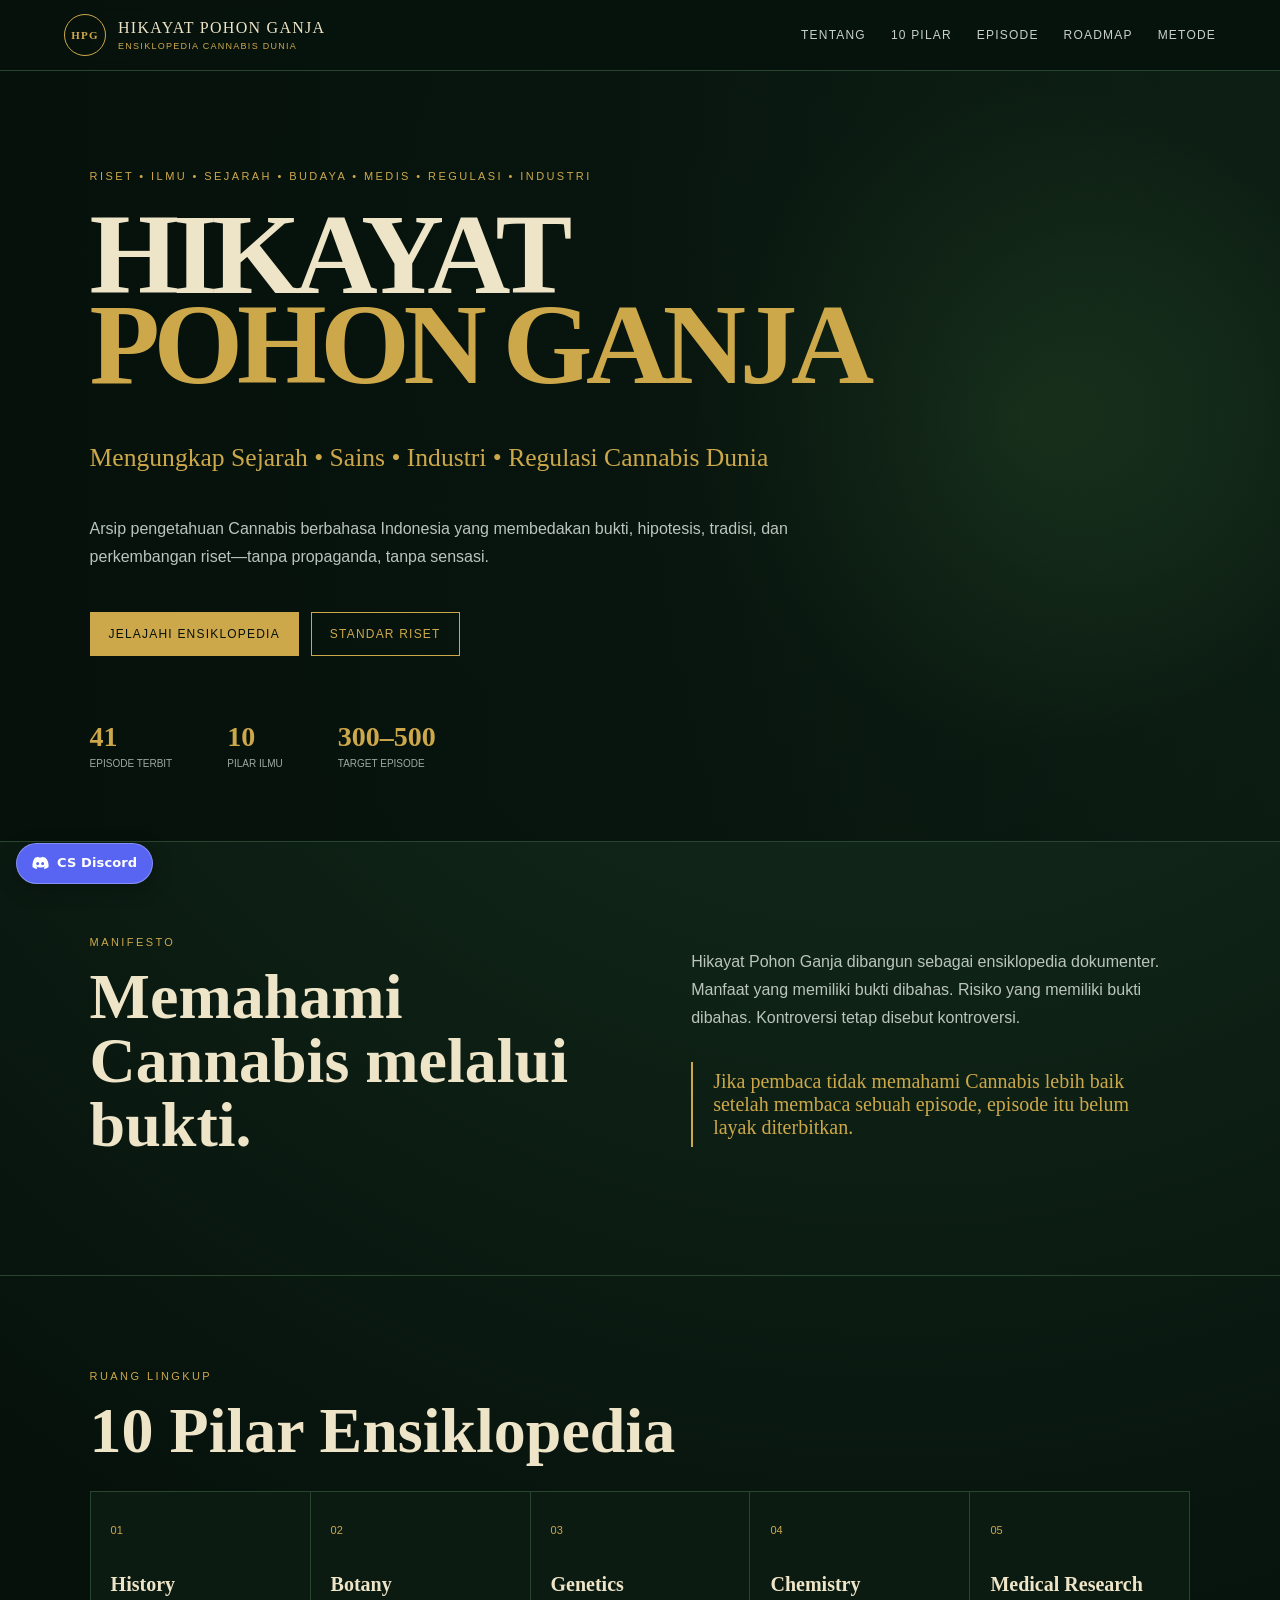
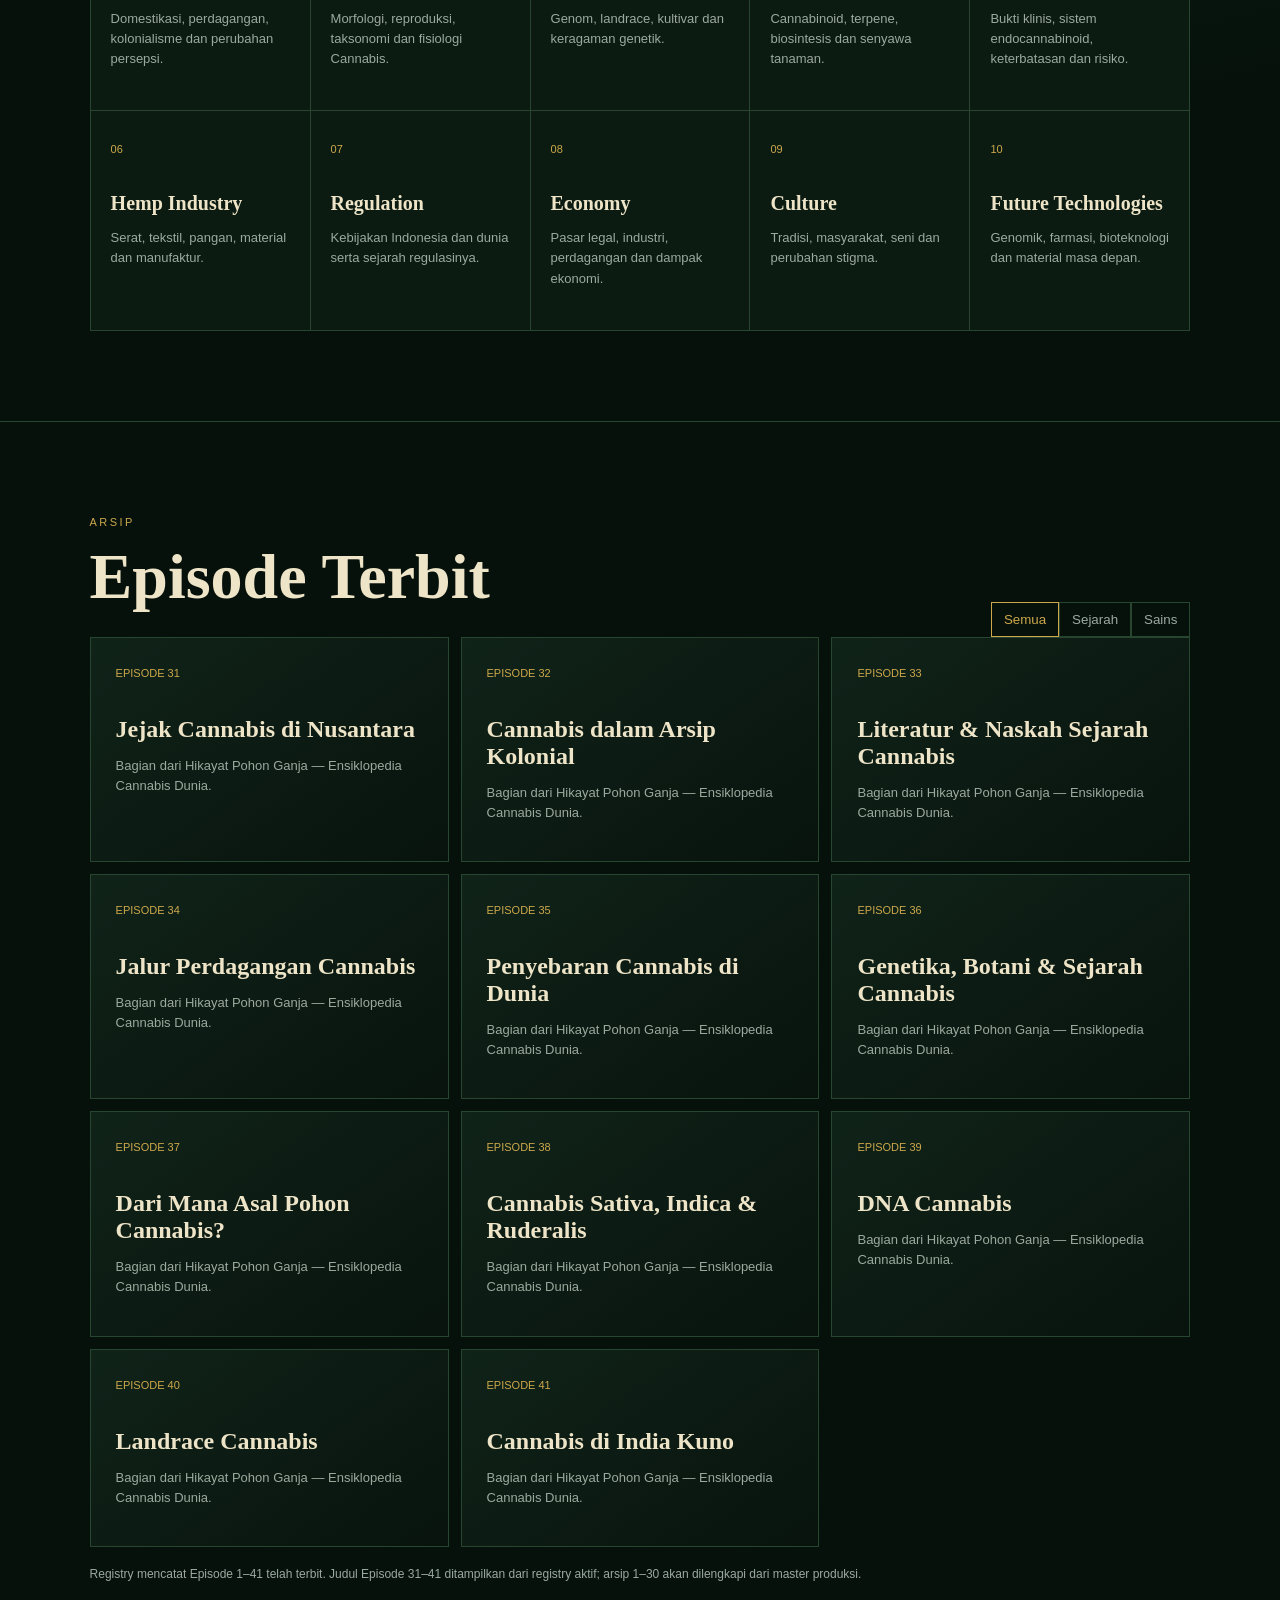
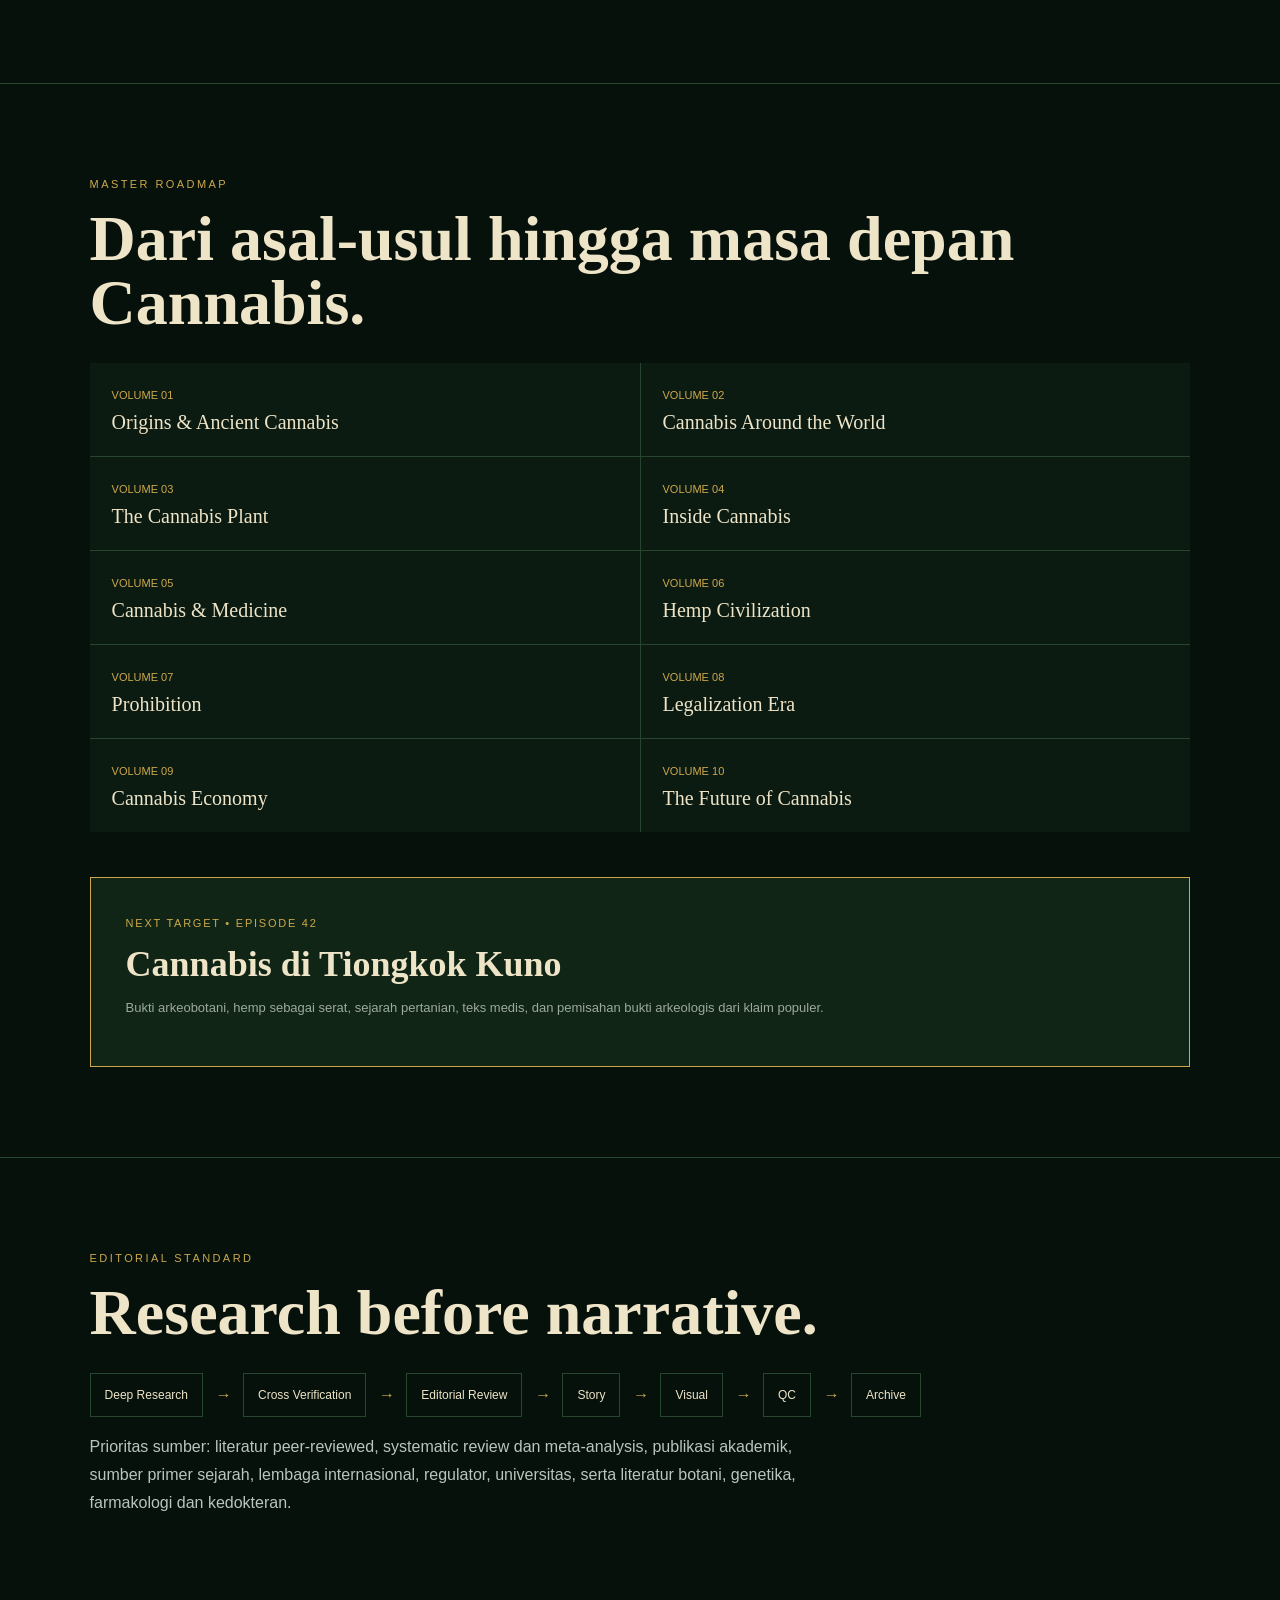
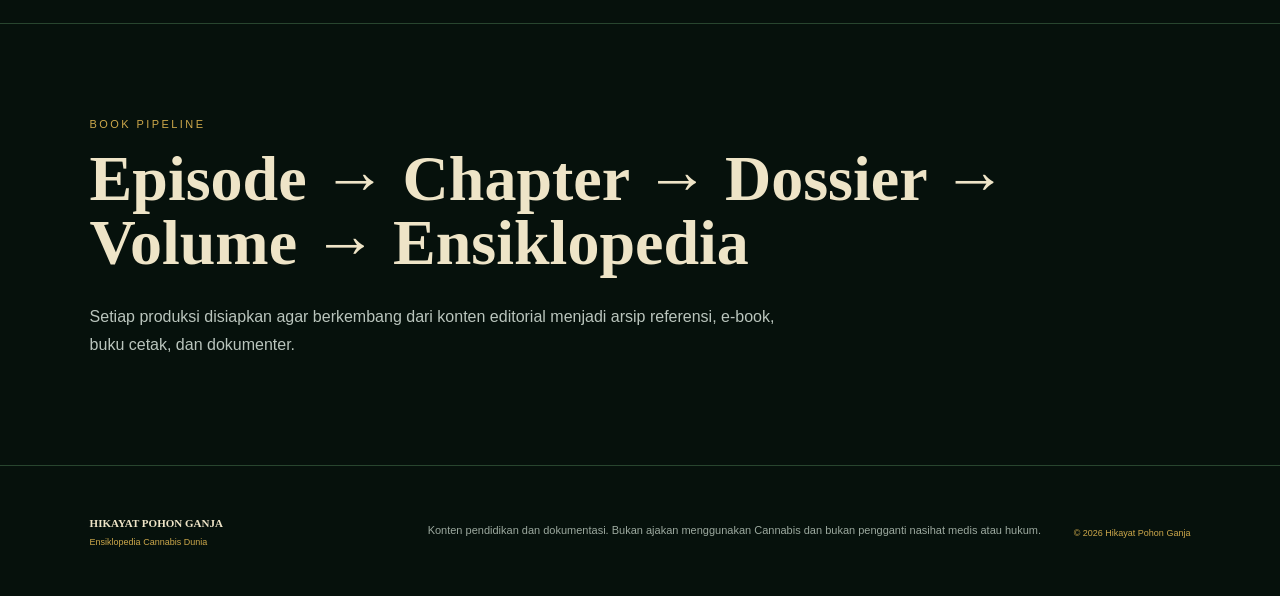
<file: index.html>
<!doctype html><html lang="id"><head><meta charset="utf-8"><meta name="viewport" content="width=device-width,initial-scale=1"><meta name="theme-color" content="#07140e"><title>Hikayat Pohon Ganja — Ensiklopedia Cannabis Dunia</title><meta name="description" content="Ensiklopedia Cannabis Dunia: sejarah, sains, medis, botani, genetika, industri, budaya, ekonomi dan regulasi."><link rel="stylesheet" href="styles.css"></head><body><header><a class="brand" href="#top"><b>HPG</b><span>HIKAYAT POHON GANJA<small>ENSIKLOPEDIA CANNABIS DUNIA</small></span></a><button id="menu">☰</button><nav id="nav"><a href="#tentang">Tentang</a><a href="#pilar">10 Pilar</a><a href="/arsip.html">Episode</a><a href="#roadmap">Roadmap</a><a href="#metode">Metode</a></nav></header><main id="top"><section class="hero"><span class="kicker">RISET • ILMU • SEJARAH • BUDAYA • MEDIS • REGULASI • INDUSTRI</span><h1>HIKAYAT<br><em>POHON GANJA</em></h1><p class="lead">Mengungkap Sejarah • Sains • Industri • Regulasi Cannabis Dunia</p><p class="copy">Arsip pengetahuan Cannabis berbahasa Indonesia yang membedakan bukti, hipotesis, tradisi, dan perkembangan riset—tanpa propaganda, tanpa sensasi.</p><div class="actions"><a href="/arsip.html">Jelajahi Ensiklopedia</a><a href="#metode">Standar Riset</a></div><div class="stats"><b>41<small>Episode terbit</small></b><b>10<small>Pilar ilmu</small></b><b>300–500<small>Target episode</small></b></div></section><section id="tentang" class="split"><div><span class="kicker">MANIFESTO</span><h2>Memahami Cannabis melalui bukti.</h2></div><div><p>Hikayat Pohon Ganja dibangun sebagai ensiklopedia dokumenter. Manfaat yang memiliki bukti dibahas. Risiko yang memiliki bukti dibahas. Kontroversi tetap disebut kontroversi.</p><blockquote>Jika pembaca tidak memahami Cannabis lebih baik setelah membaca sebuah episode, episode itu belum layak diterbitkan.</blockquote></div></section><section id="pilar"><span class="kicker">RUANG LINGKUP</span><h2>10 Pilar Ensiklopedia</h2><div class="grid" id="pillars"></div></section><section id="episode"><div class="sectionhead"><div><span class="kicker">ARSIP</span><h2>Episode Terbit</h2></div><div class="filters"><button class="active" data-filter="all">Semua</button><button data-filter="history">Sejarah</button><button data-filter="science">Sains</button></div></div><div class="episodes" id="episodes"></div><p class="note">Registry mencatat Episode 1–41 telah terbit. Judul Episode 31–41 ditampilkan dari registry aktif; arsip 1–30 akan dilengkapi dari master produksi.</p></section><section id="roadmap"><span class="kicker">MASTER ROADMAP</span><h2>Dari asal-usul hingga masa depan Cannabis.</h2><div class="volumes" id="volumes"></div><div class="next"><span>NEXT TARGET • EPISODE 42</span><h3>Cannabis di Tiongkok Kuno</h3><p>Bukti arkeobotani, hemp sebagai serat, sejarah pertanian, teks medis, dan pemisahan bukti arkeologis dari klaim populer.</p></div></section><section id="metode"><span class="kicker">EDITORIAL STANDARD</span><h2>Research before narrative.</h2><div class="flow"><span>Deep Research</span><i>→</i><span>Cross Verification</span><i>→</i><span>Editorial Review</span><i>→</i><span>Story</span><i>→</i><span>Visual</span><i>→</i><span>QC</span><i>→</i><span>Archive</span></div><p class="copy">Prioritas sumber: literatur peer-reviewed, systematic review dan meta-analysis, publikasi akademik, sumber primer sejarah, lembaga internasional, regulator, universitas, serta literatur botani, genetika, farmakologi dan kedokteran.</p></section><section class="book"><span class="kicker">BOOK PIPELINE</span><h2>Episode → Chapter → Dossier → Volume → Ensiklopedia</h2><p class="copy">Setiap produksi disiapkan agar berkembang dari konten editorial menjadi arsip referensi, e-book, buku cetak, dan dokumenter.</p></section></main><footer><div><strong>HIKAYAT POHON GANJA</strong><small>Ensiklopedia Cannabis Dunia</small></div><p>Konten pendidikan dan dokumentasi. Bukan ajakan menggunakan Cannabis dan bukan pengganti nasihat medis atau hukum.</p><small>© 2026 Hikayat Pohon Ganja</small></footer><script src="app.js"></script>
<!-- NADMO shared customer support link: discord-cs-v1 -->
<style id="nadmo-discord-cs-style">
#nadmo-discord-cs{box-sizing:border-box;position:fixed;left:16px;bottom:calc(16px + env(safe-area-inset-bottom,0px));z-index:9000;display:inline-flex;align-items:center;gap:8px;max-width:calc(100vw - 32px);padding:11px 15px;border:1px solid rgba(255,255,255,.28);border-radius:999px;background:#5865f2;color:#fff;font:700 13px/1.25 system-ui,-apple-system,BlinkMacSystemFont,"Segoe UI",sans-serif;text-decoration:none;letter-spacing:.01em;box-shadow:0 5px 20px rgba(0,0,0,.25);cursor:pointer;transition:background .16s ease,transform .16s ease}
#nadmo-discord-cs:hover{background:#4752c4;color:#fff;transform:translateY(-2px)}
#nadmo-discord-cs:focus-visible{outline:3px solid #fff;outline-offset:3px}
#nadmo-discord-cs svg{width:17px;height:17px;flex:none;fill:currentColor}
@media(max-width:480px){#nadmo-discord-cs{left:12px;bottom:calc(12px + env(safe-area-inset-bottom,0px));padding:10px 13px;font-size:12px}}
</style>
<a id="nadmo-discord-cs" href="https://discord.gg/kUB5FKu3AK" target="_blank" rel="noopener noreferrer" aria-label="Customer Service via Discord" title="Customer Service via Discord"><svg viewBox="0 0 24 24" aria-hidden="true"><path d="M19.73 5.04a19.78 19.78 0 0 0-4.9-1.52l-.6 1.22a18.2 18.2 0 0 0-4.45 0l-.6-1.22a19.92 19.92 0 0 0-4.9 1.52C1.18 9.67.35 14.18.78 18.63a19.8 19.8 0 0 0 6 3.02l1.3-2.14c-.71-.27-1.4-.6-2.04-.98l.5-.4c3.91 1.84 8.2 1.84 12.08 0l.5.4c-.64.39-1.32.72-2.04.99l1.3 2.13a19.8 19.8 0 0 0 6-3.02c.5-5.16-.86-9.63-4.65-13.59ZM8.35 15.95c-1.17 0-2.13-1.07-2.13-2.38s.94-2.4 2.13-2.4c1.2 0 2.15 1.08 2.13 2.4 0 1.31-.94 2.38-2.13 2.38Zm7.3 0c-1.17 0-2.13-1.07-2.13-2.38s.94-2.4 2.13-2.4c1.19 0 2.15 1.08 2.13 2.4 0 1.31-.94 2.38-2.13 2.38Z" transform="translate(0 -1) scale(.96)"/></svg><span>CS Discord</span></a>
</body></html>
</file>
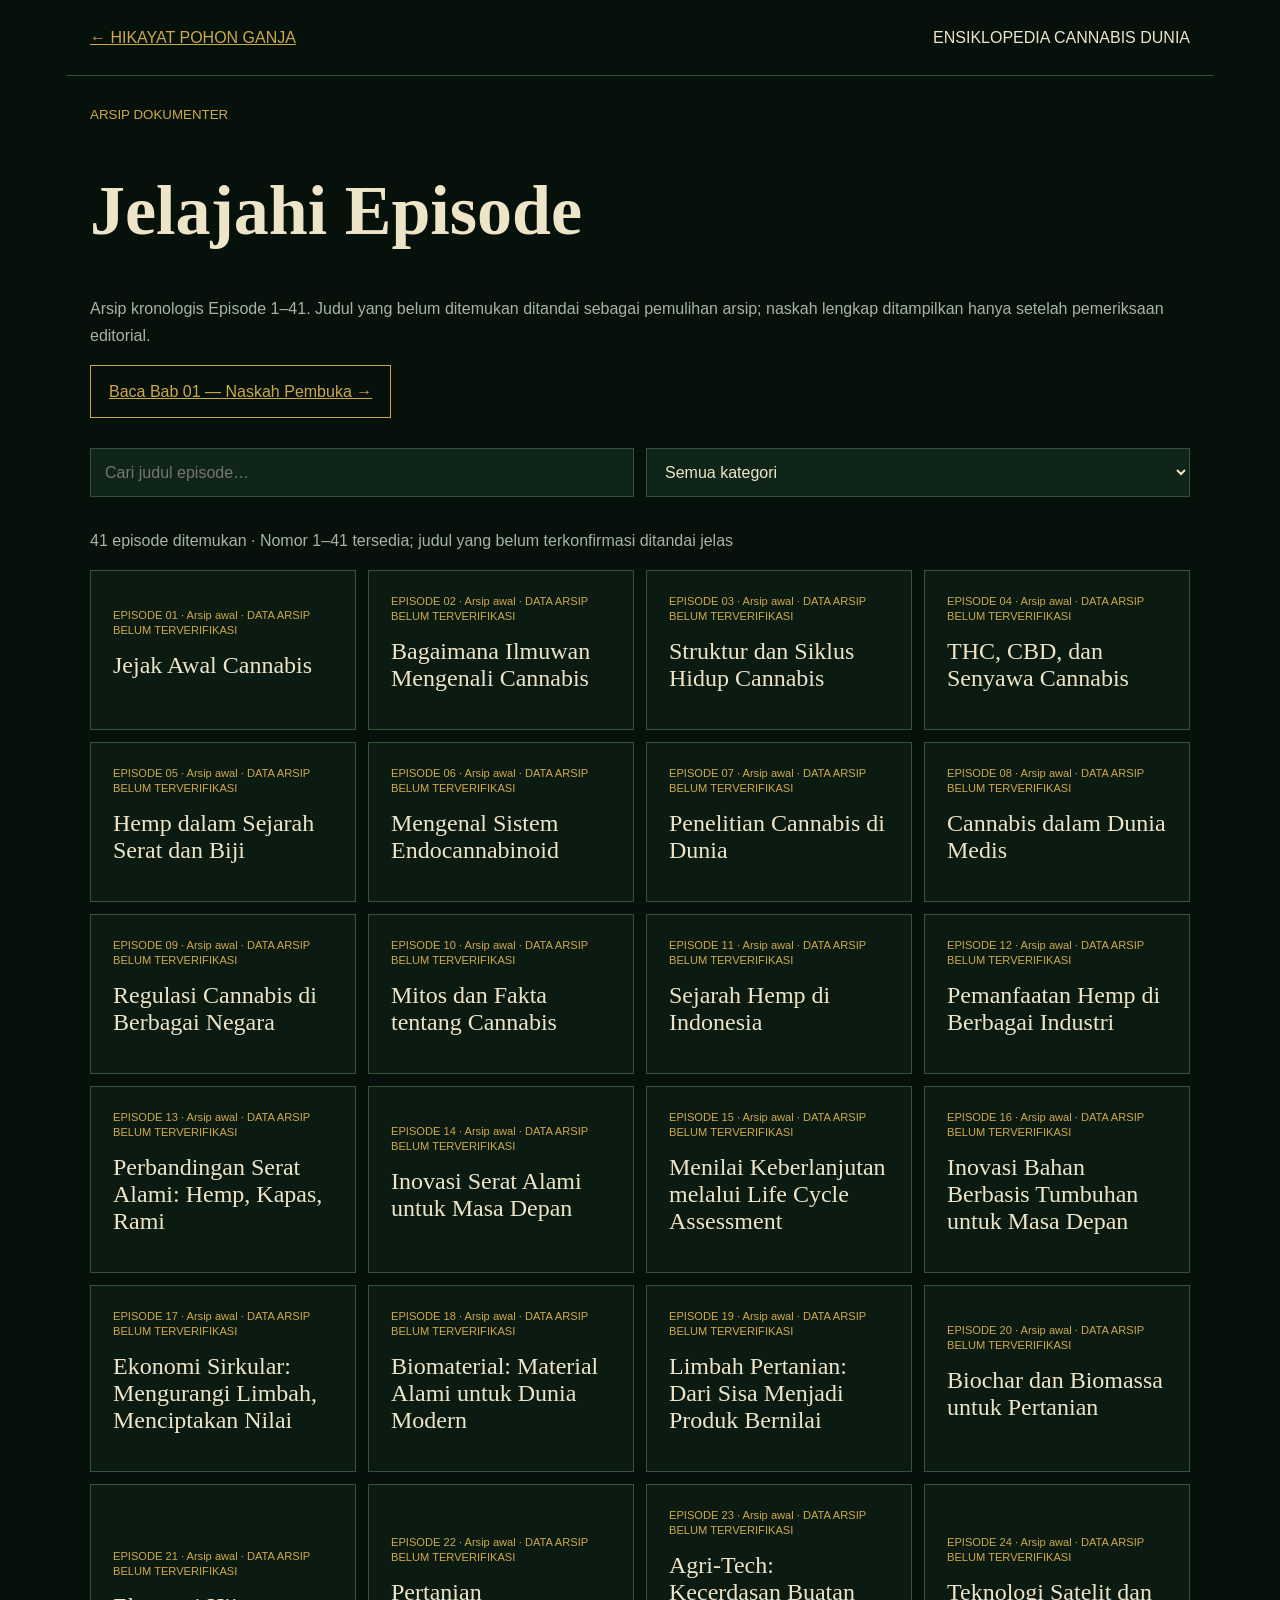
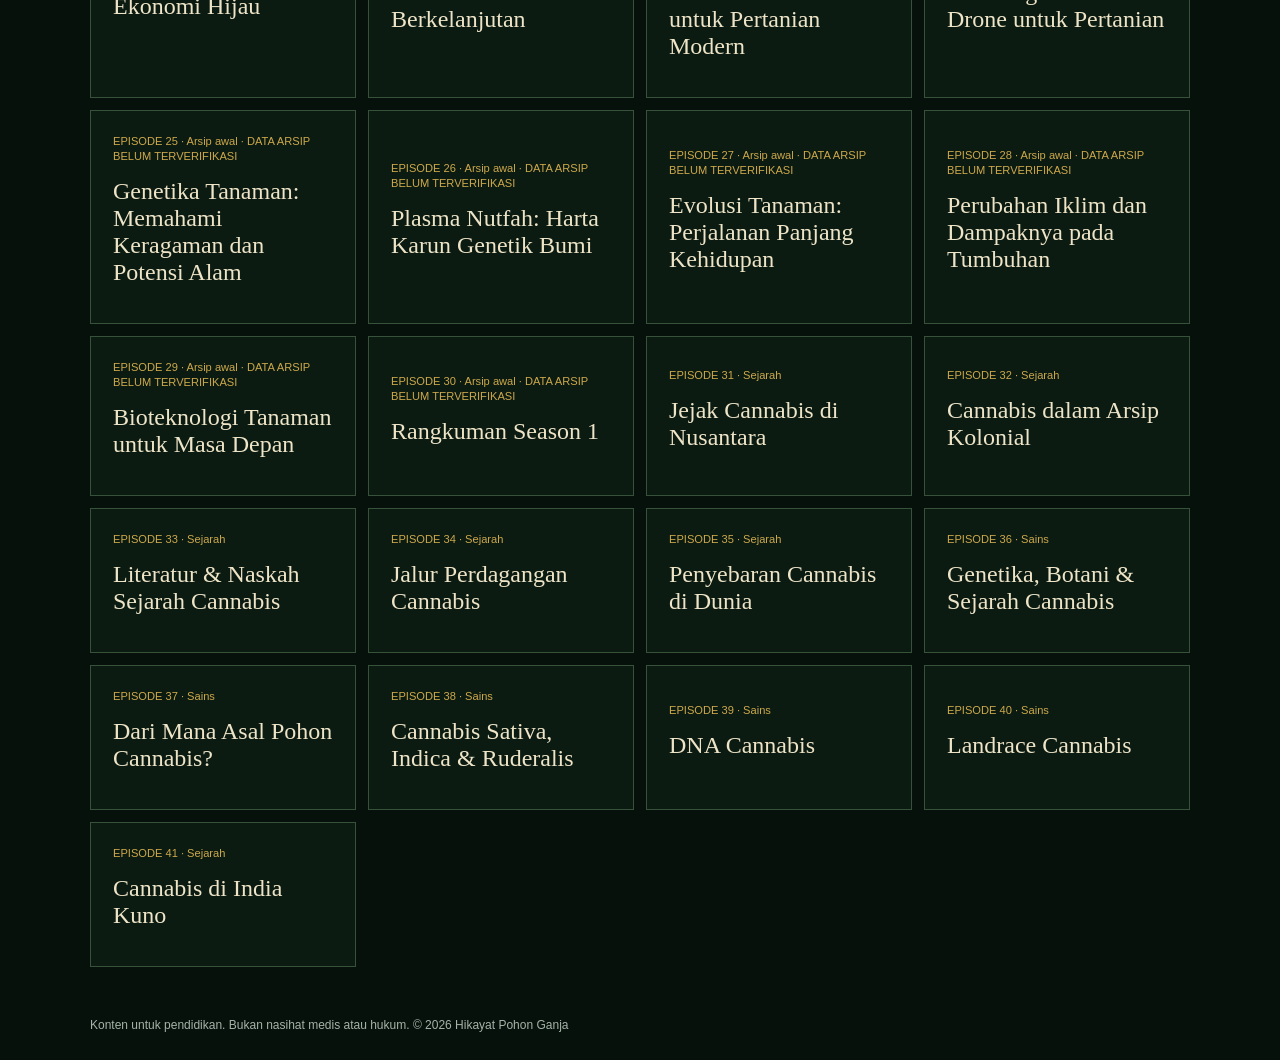
<file: arsip.html>
<!doctype html><html lang="id"><head><meta charset="utf-8"><meta name="viewport" content="width=device-width,initial-scale=1"><meta name="theme-color" content="#06110c"><title>Arsip Episode — Hikayat Pohon Ganja</title><style>body{margin:0;background:#06110c;color:#eee4c7;font:16px/1.7 Arial,sans-serif}header,main,footer{max-width:1100px;margin:auto;padding:24px}header{display:flex;justify-content:space-between;border-bottom:1px solid #38513b}a{color:#cda84b}h1,h2{font-family:Georgia,serif}h1{font-size:clamp(36px,6vw,70px);line-height:1.05}h2{color:#cda84b}.muted{color:#a6b3a8}.tools{display:flex;gap:12px;flex-wrap:wrap;margin:30px 0}input,select{padding:14px;background:#10251a;color:#eee4c7;border:1px solid #38513b;font-size:16px;flex:1;min-width:180px}.grid{display:grid;grid-template-columns:repeat(auto-fit,minmax(240px,1fr));gap:12px}.item{border:1px solid #38513b;background:#0b1b12;padding:22px;text-align:left;color:inherit;cursor:pointer}.item:hover{border-color:#cda84b}.item small{color:#cda84b}.item strong{display:block;font:24px Georgia,serif;margin:15px 0}article{border-top:1px solid #38513b;margin-top:40px;padding-top:30px;max-width:760px}article p{line-height:1.9}article .status{border-left:2px solid #cda84b;padding:14px;background:#10251a}.hidden{display:none}footer{color:#a6b3a8;font-size:12px}@media(max-width:600px){header{display:block}}</style></head><body><header><a href="/">← HIKAYAT POHON GANJA</a><span>ENSIKLOPEDIA CANNABIS DUNIA</span></header><main><small style="color:#cda84b">ARSIP DOKUMENTER</small><h1>Jelajahi Episode</h1><p class="muted">Arsip kronologis Episode 1–41. Judul yang belum ditemukan ditandai sebagai pemulihan arsip; naskah lengkap ditampilkan hanya setelah pemeriksaan editorial.</p><p><a href="/bab-01.html" style="display:inline-block;border:1px solid #cda84b;padding:12px 18px">Baca Bab 01 — Naskah Pembuka →</a></p><div class="tools"><input id="q" type="search" placeholder="Cari judul episode…" aria-label="Cari episode"><select id="cat" aria-label="Filter kategori"><option value="all">Semua kategori</option><option value="Arsip awal">Episode 1–30</option><option value="Sejarah">Sejarah</option><option value="Sains">Sains</option></select></div><p id="count" class="muted"></p><div id="grid" class="grid"></div><article id="detail" class="hidden" tabindex="-1"><a href="#grid">← Kembali ke arsip</a><p id="number" style="color:#cda84b"></p><h2 id="title"></h2><p id="category"></p><div class="status"><strong>Status arsip</strong><p>Naskah lengkap dan daftar pustaka episode ini belum tersedia dalam repositori website. Materi tidak akan direka ulang atau diberi label terverifikasi tanpa pemeriksaan sumber.</p></div></article></main><footer>Konten untuk pendidikan. Bukan nasihat medis atau hukum. © 2026 Hikayat Pohon Ganja</footer><script src="episodes.js"></script></body></html>
</file>
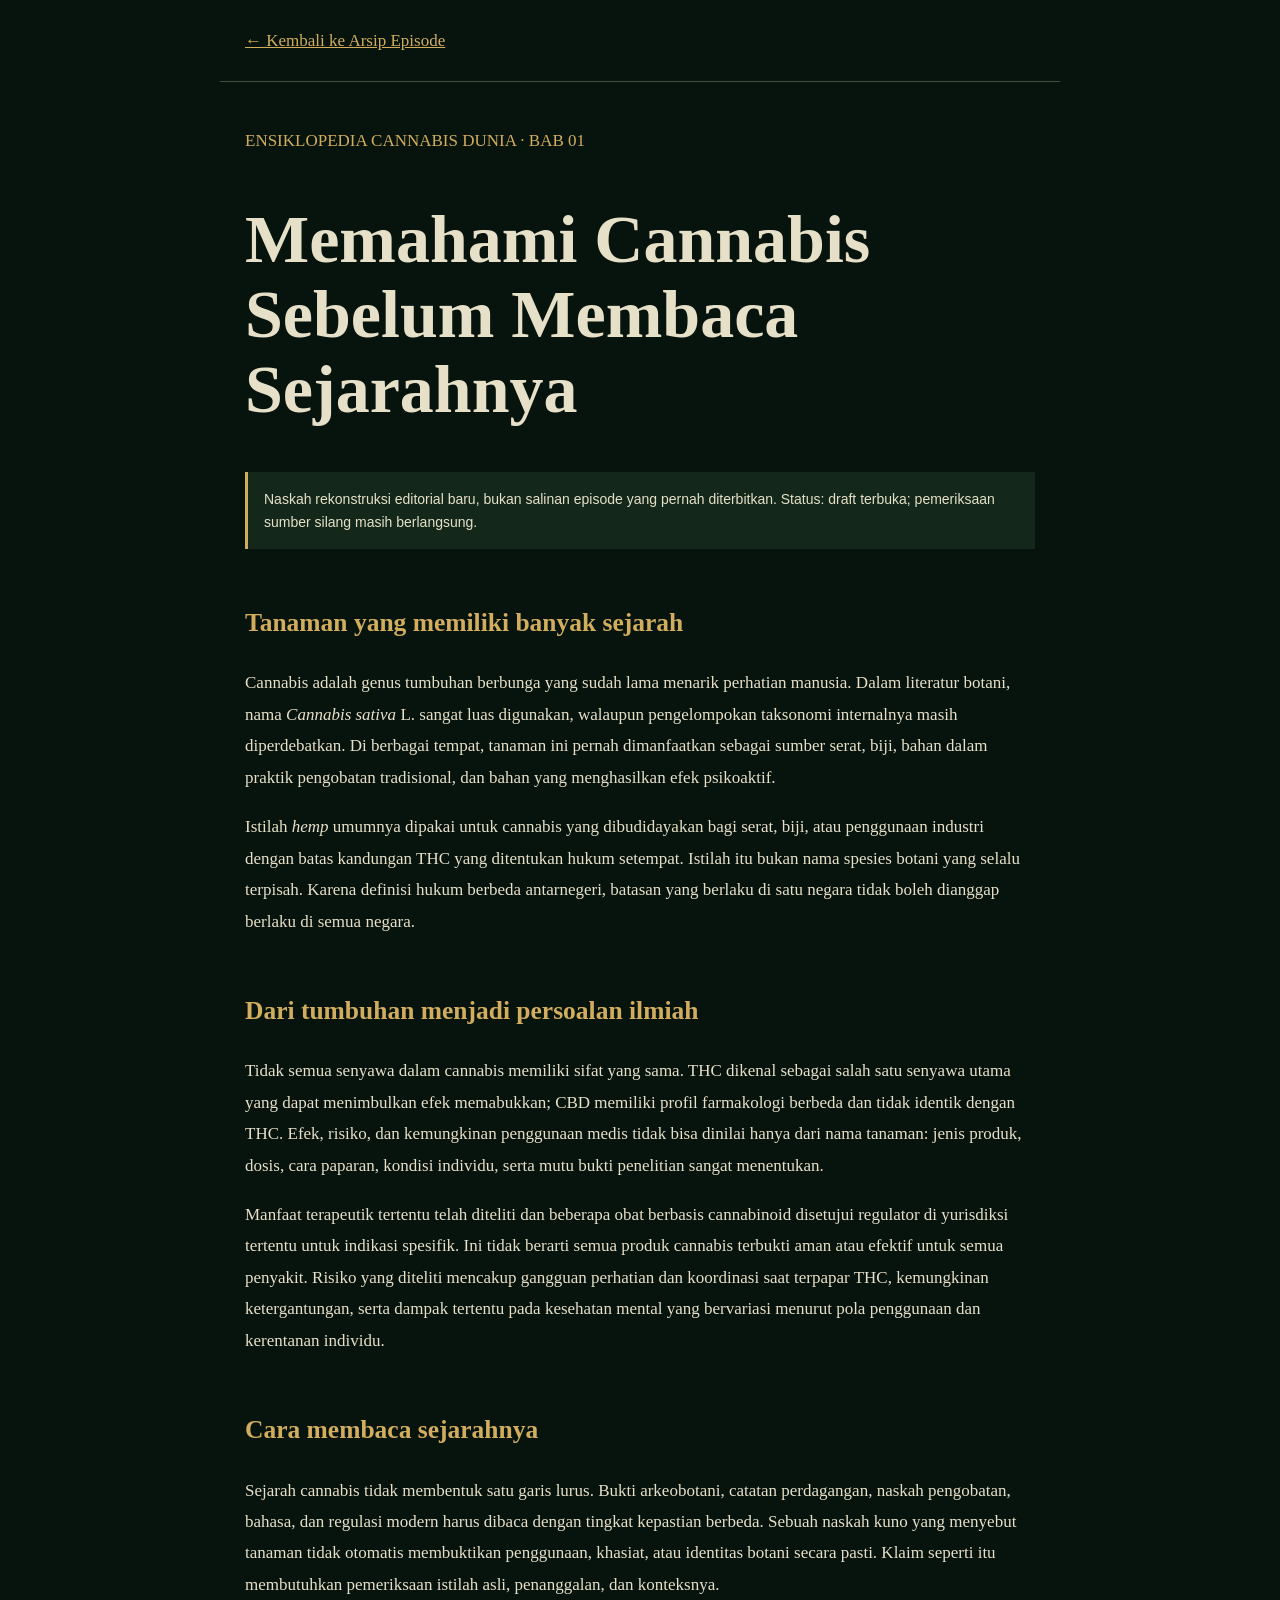
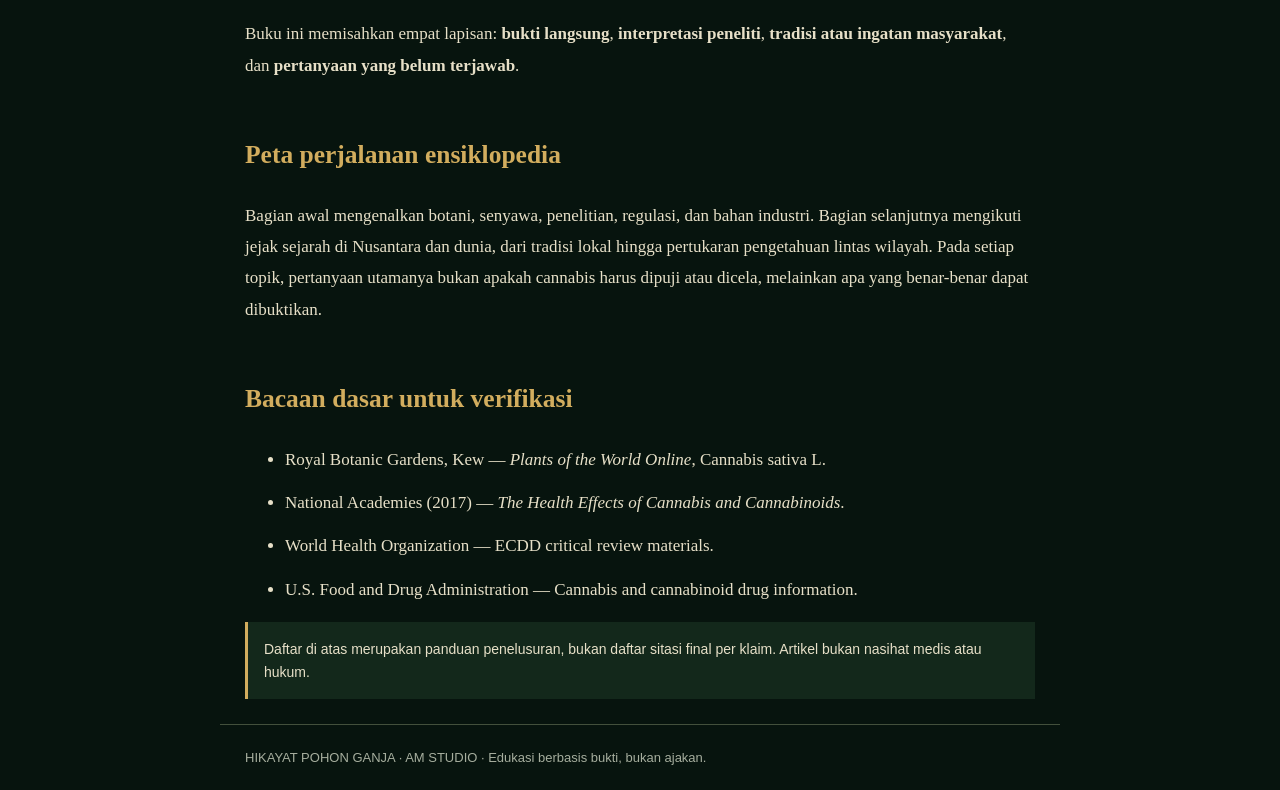
<file: bab-01.html>
<!doctype html><html lang="id"><head><meta charset="utf-8"><meta name="viewport" content="width=device-width,initial-scale=1"><title>Bab 01 — Hikayat Pohon Ganja</title><meta name="description" content="Bab pembuka ensiklopedia: pengenalan botani, sejarah, sains dan literasi cannabis."><style>body{margin:0;background:#07140e;color:#e7e0c8;font:17px/1.85 Georgia,serif}header,main,footer{max-width:790px;margin:auto;padding:25px}header{border-bottom:1px solid #43503c}a,.eyebrow{color:#d2ad5e}h1{font-size:clamp(38px,7vw,68px);line-height:1.1}h2{color:#d2ad5e;margin-top:50px}p{margin:18px 0}.note{background:#13281b;border-left:3px solid #d2ad5e;padding:16px;font:14px/1.6 Arial,sans-serif}footer{border-top:1px solid #43503c;color:#a6ae9e;font:13px Arial,sans-serif}li{margin-bottom:12px}</style></head><body><header><a href="/arsip.html">← Kembali ke Arsip Episode</a></header><main><p class="eyebrow">ENSIKLOPEDIA CANNABIS DUNIA · BAB 01</p><h1>Memahami Cannabis Sebelum Membaca Sejarahnya</h1><div class="note">Naskah rekonstruksi editorial baru, bukan salinan episode yang pernah diterbitkan. Status: draft terbuka; pemeriksaan sumber silang masih berlangsung.</div><h2>Tanaman yang memiliki banyak sejarah</h2><p>Cannabis adalah genus tumbuhan berbunga yang sudah lama menarik perhatian manusia. Dalam literatur botani, nama <em>Cannabis sativa</em> L. sangat luas digunakan, walaupun pengelompokan taksonomi internalnya masih diperdebatkan. Di berbagai tempat, tanaman ini pernah dimanfaatkan sebagai sumber serat, biji, bahan dalam praktik pengobatan tradisional, dan bahan yang menghasilkan efek psikoaktif.</p><p>Istilah <em>hemp</em> umumnya dipakai untuk cannabis yang dibudidayakan bagi serat, biji, atau penggunaan industri dengan batas kandungan THC yang ditentukan hukum setempat. Istilah itu bukan nama spesies botani yang selalu terpisah. Karena definisi hukum berbeda antarnegeri, batasan yang berlaku di satu negara tidak boleh dianggap berlaku di semua negara.</p><h2>Dari tumbuhan menjadi persoalan ilmiah</h2><p>Tidak semua senyawa dalam cannabis memiliki sifat yang sama. THC dikenal sebagai salah satu senyawa utama yang dapat menimbulkan efek memabukkan; CBD memiliki profil farmakologi berbeda dan tidak identik dengan THC. Efek, risiko, dan kemungkinan penggunaan medis tidak bisa dinilai hanya dari nama tanaman: jenis produk, dosis, cara paparan, kondisi individu, serta mutu bukti penelitian sangat menentukan.</p><p>Manfaat terapeutik tertentu telah diteliti dan beberapa obat berbasis cannabinoid disetujui regulator di yurisdiksi tertentu untuk indikasi spesifik. Ini tidak berarti semua produk cannabis terbukti aman atau efektif untuk semua penyakit. Risiko yang diteliti mencakup gangguan perhatian dan koordinasi saat terpapar THC, kemungkinan ketergantungan, serta dampak tertentu pada kesehatan mental yang bervariasi menurut pola penggunaan dan kerentanan individu.</p><h2>Cara membaca sejarahnya</h2><p>Sejarah cannabis tidak membentuk satu garis lurus. Bukti arkeobotani, catatan perdagangan, naskah pengobatan, bahasa, dan regulasi modern harus dibaca dengan tingkat kepastian berbeda. Sebuah naskah kuno yang menyebut tanaman tidak otomatis membuktikan penggunaan, khasiat, atau identitas botani secara pasti. Klaim seperti itu membutuhkan pemeriksaan istilah asli, penanggalan, dan konteksnya.</p><p>Buku ini memisahkan empat lapisan: <strong>bukti langsung</strong>, <strong>interpretasi peneliti</strong>, <strong>tradisi atau ingatan masyarakat</strong>, dan <strong>pertanyaan yang belum terjawab</strong>.</p><h2>Peta perjalanan ensiklopedia</h2><p>Bagian awal mengenalkan botani, senyawa, penelitian, regulasi, dan bahan industri. Bagian selanjutnya mengikuti jejak sejarah di Nusantara dan dunia, dari tradisi lokal hingga pertukaran pengetahuan lintas wilayah. Pada setiap topik, pertanyaan utamanya bukan apakah cannabis harus dipuji atau dicela, melainkan apa yang benar-benar dapat dibuktikan.</p><h2>Bacaan dasar untuk verifikasi</h2><ul><li>Royal Botanic Gardens, Kew — <em>Plants of the World Online</em>, Cannabis sativa L.</li><li>National Academies (2017) — <em>The Health Effects of Cannabis and Cannabinoids</em>.</li><li>World Health Organization — ECDD critical review materials.</li><li>U.S. Food and Drug Administration — Cannabis and cannabinoid drug information.</li></ul><div class="note">Daftar di atas merupakan panduan penelusuran, bukan daftar sitasi final per klaim. Artikel bukan nasihat medis atau hukum.</div></main><footer>HIKAYAT POHON GANJA · AM STUDIO · Edukasi berbasis bukti, bukan ajakan.</footer></body></html>
</file>
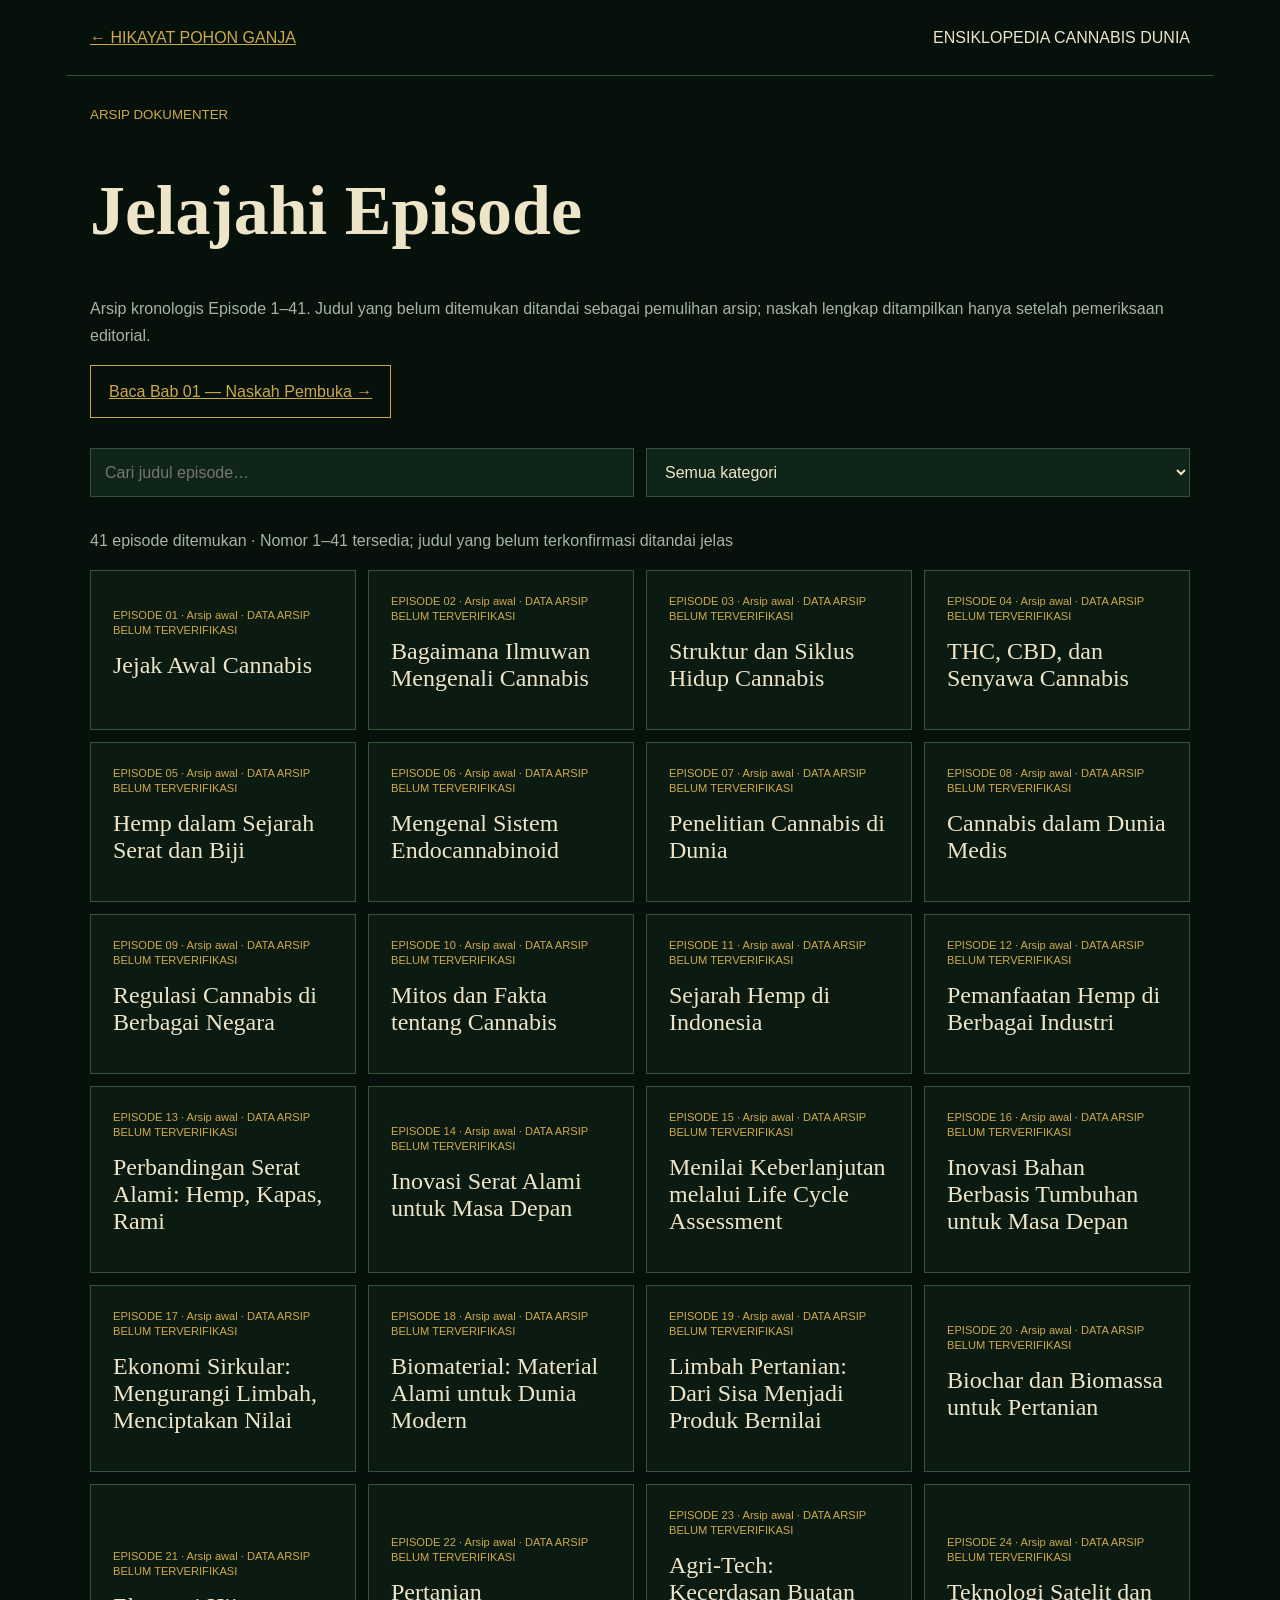
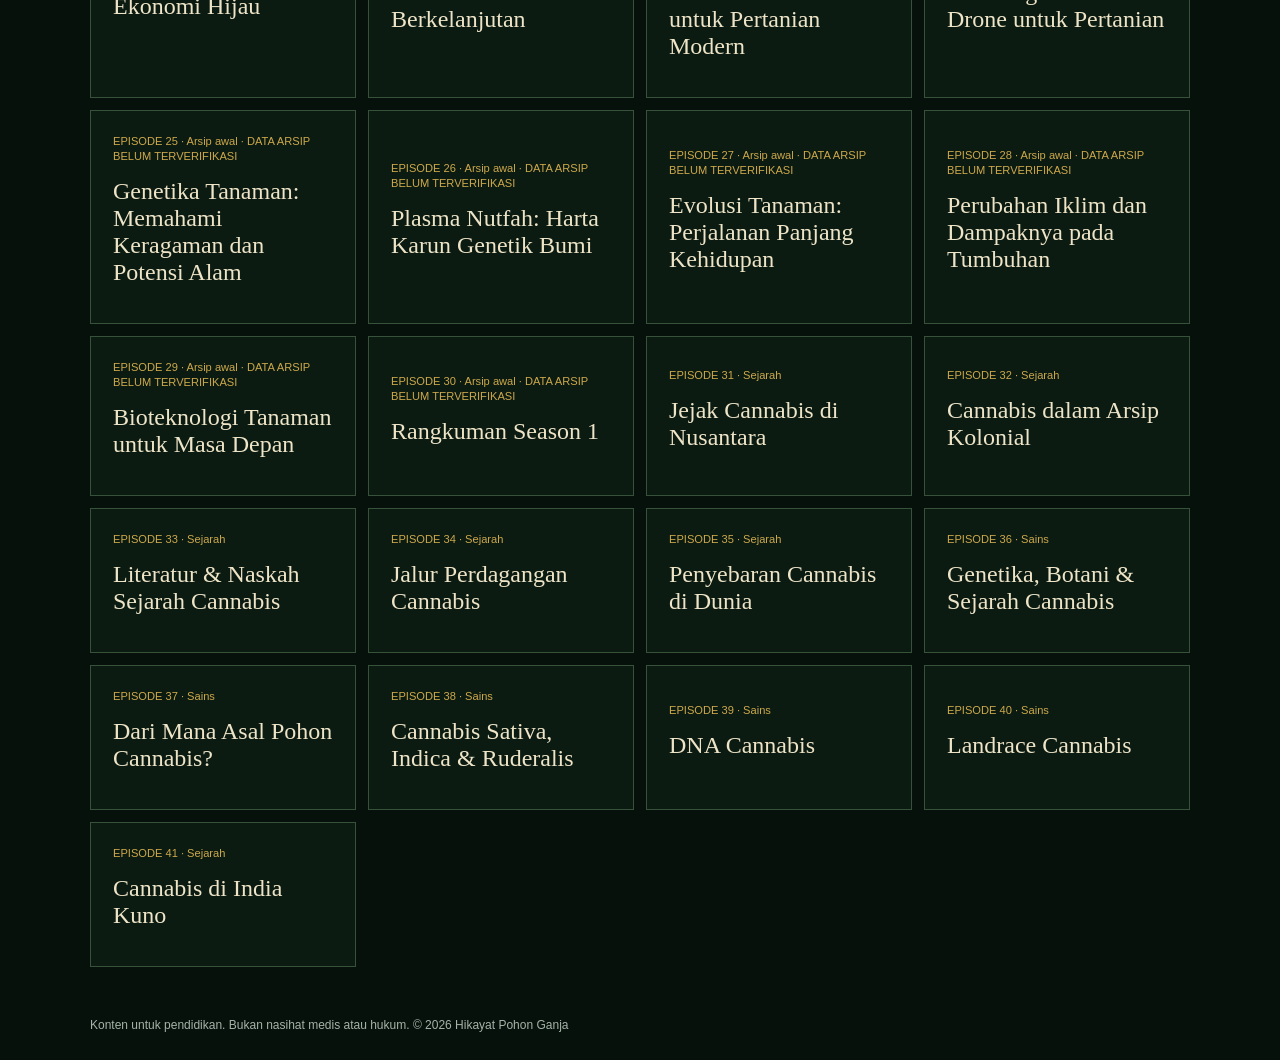
<file: baca.html>
<!doctype html><html lang="id"><head><meta charset="utf-8"><meta name="viewport" content="width=device-width,initial-scale=1"><title>Baca Arsip — Hikayat Pohon Ganja</title><style>body{margin:0;background:#07140e;color:#e9e0c7;font:18px/1.8 Georgia,serif}header,main,footer{max-width:780px;margin:auto;padding:24px}a{color:#d6b15e}h1{font-size:clamp(36px,6vw,58px);line-height:1.15}small{color:#d6b15e}.notice{background:#14271b;padding:16px;border-left:3px solid #d6b15e;font:15px/1.6 Arial,sans-serif}footer{border-top:1px solid #40533f;font:13px Arial,sans-serif}</style></head><body><header><a href="/arsip.html">← Arsip</a></header><main><small id="number"></small><h1 id="title"></h1><p class="notice" id="notice"></p><article id="body"></article><p><a id="prev">← Sebelumnya</a> · <a id="next">Berikutnya →</a></p></main><footer>Hikayat Pohon Ganja · AM STUDIO</footer><script>const n=Number(new URLSearchParams(location.search).get('episode'));const titles={2:'Bagaimana Ilmuwan Mengenali Cannabis',3:'Struktur dan Siklus Hidup Cannabis',4:'THC, CBD, dan Senyawa Cannabis',5:'Hemp dalam Sejarah Serat dan Biji',6:'Mengenal Sistem Endocannabinoid'};const paragraphs={2:'Cannabis adalah genus tumbuhan berbunga dalam famili Cannabaceae. Nama Cannabis sativa L. banyak digunakan, tetapi pengelompokan internalnya masih diteliti. Identifikasi botani tidak cukup dilakukan hanya dengan melihat bentuk daun. Ilmuwan mempertimbangkan ciri morfologi, asal spesimen, dan analisis genetik. Dalam sejarah, nama tanaman pada naskah kuno belum tentu identik dengan spesies modern tanpa pemeriksaan bahasa dan bukti pendukung.',3:'Seperti tumbuhan berbunga lainnya, cannabis mempunyai akar, batang, daun, dan struktur reproduksi. Keragaman ciri fisik dapat muncul karena genetika dan lingkungan. Ilmuwan meneliti hubungan antara variasi tersebut, adaptasi, dan sejarah domestikasi. Bab ini merupakan pengantar botani, bukan petunjuk budidaya.',4:'Cannabis menghasilkan beragam senyawa. THC dikenal karena efek psikoaktifnya, sementara CBD mempunyai profil farmakologi berbeda. Kandungan dan efek tidak dapat disimpulkan hanya dari sebutan sativa atau indica. Klaim medis harus dibedakan menurut mutu bukti, bentuk produk, dan persetujuan regulator. Efek samping serta interaksi obat juga harus dipertimbangkan.',5:'Hemp adalah istilah pertanian dan hukum yang umumnya merujuk pada cannabis untuk serat, biji, atau industri. Seratnya tercatat dalam berbagai tradisi material, termasuk tali dan tekstil. Bukti arkeologi dan dokumen perdagangan perlu diperiksa menurut lokasi dan zamannya. Batas hukum hemp berbeda-beda antarnegara.',6:'Sistem endocannabinoid melibatkan molekul sinyal yang dibuat tubuh, reseptor seperti CB1 dan CB2, serta enzim yang mengatur molekul tersebut. Sistem ini dipelajari dalam sejumlah proses fisiologis. Senyawa cannabis tertentu dapat memengaruhi jalur ini, tetapi hubungan biologis tidak otomatis membuktikan manfaat klinis. Penelitian dasar harus dibedakan dari uji klinis dan obat yang telah disetujui.'};if(!Number.isInteger(n)||n<1||n>41)location.replace('/arsip.html');else if(n===1)location.replace('/bab-01.html');else{document.querySelector('#number').textContent='EPISODE '+String(n).padStart(2,'0');document.querySelector('#title').textContent=titles[n]||'Arsip Episode '+String(n).padStart(2,'0');document.querySelector('#notice').textContent=paragraphs[n]?'Naskah rekonstruksi editorial, bukan artikel asli. Draft ringkas, belum melewati verifikasi referensi per klaim.':'Naskah episode asli belum tersedia. Silakan lihat judul di katalog; isi tidak akan direkayasa.';if(paragraphs[n]){const p=document.createElement('p');p.textContent=paragraphs[n];document.querySelector('#body').append(p)}document.querySelector('#prev').href=n===2?'/bab-01.html':'/baca.html?episode='+(n-1);document.querySelector('#next').href=n===41?'/arsip.html':'/baca.html?episode='+(n+1)}</script></body></html>
</file>
<file: styles.css>
:root{--bg:#06110c;--panel:#0b1b12;--gold:#cda84b;--cream:#eee4c7;--muted:#9ca99f;--line:#28452f}*{box-sizing:border-box}html{scroll-behavior:smooth}body{margin:0;background:radial-gradient(circle at 70% 5%,#17331f 0,transparent 28%),var(--bg);color:var(--cream);font-family:Georgia,serif}header{position:sticky;top:0;z-index:20;display:flex;align-items:center;justify-content:space-between;padding:14px 5vw;background:#06110ce8;border-bottom:1px solid var(--line);backdrop-filter:blur(12px)}.brand{display:flex;gap:12px;align-items:center;color:var(--cream);text-decoration:none;letter-spacing:.08em}.brand>b{width:42px;height:42px;border:1px solid var(--gold);border-radius:50%;display:grid;place-items:center;color:var(--gold);font-size:11px}.brand small,footer small{display:block;color:var(--gold);font:9px Arial;margin-top:4px}nav{display:flex;gap:25px}nav a{color:#c8d0c9;text-decoration:none;font:12px Arial;text-transform:uppercase;letter-spacing:.1em}#menu{display:none;background:none;border:1px solid var(--line);color:var(--cream);padding:8px}.hero{min-height:82vh;padding:11vh 7vw 8vh;display:flex;flex-direction:column;justify-content:center;border-bottom:1px solid var(--line);background:linear-gradient(90deg,#06110c 0%,#06110cd9 48%,#06110c70),radial-gradient(circle at 80% 45%,#315b32 0,transparent 30%)}.kicker{font:11px Arial;letter-spacing:.22em;color:var(--gold)}h1{font-size:clamp(54px,9vw,132px);line-height:.78;margin:28px 0;letter-spacing:-.055em;max-width:1000px}h1 em{color:var(--gold);font-style:normal}h2{font-size:clamp(34px,5vw,64px);line-height:1;margin:15px 0 28px}.lead{font-size:clamp(18px,2vw,27px);color:var(--gold)}.copy,.split p{max-width:720px;color:#bac5bd;line-height:1.75;font-family:Arial}.actions{display:flex;gap:12px;margin:25px 0}.actions a{padding:14px 18px;text-decoration:none;font:12px Arial;text-transform:uppercase;letter-spacing:.1em;border:1px solid var(--gold);color:var(--gold)}.actions a:first-child{background:var(--gold);color:#07100b}.stats{display:flex;gap:55px;margin-top:40px}.stats b{font-size:28px;color:var(--gold)}.stats small{display:block;font:10px Arial;color:var(--muted);text-transform:uppercase;margin-top:5px}section{padding:90px 7vw;border-bottom:1px solid var(--line)}.split{display:grid;grid-template-columns:1fr 1fr;gap:8vw}.split blockquote{border-left:2px solid var(--gold);margin:30px 0;padding:8px 20px;color:var(--gold);font-size:20px}.grid{display:grid;grid-template-columns:repeat(5,1fr);gap:1px;background:var(--line);border:1px solid var(--line)}.card{background:var(--panel);padding:28px 20px;min-height:190px}.card b,.episode .num,.volume b{color:var(--gold);font:11px Arial}.card h3{font-size:20px;margin:35px 0 10px}.card p,.episode p,.next p{font:13px/1.55 Arial;color:var(--muted)}.sectionhead{display:flex;justify-content:space-between;align-items:end}.filters button{background:none;border:1px solid var(--line);color:var(--muted);padding:9px 12px}.filters .active{border-color:var(--gold);color:var(--gold)}.episodes{display:grid;grid-template-columns:repeat(3,1fr);gap:12px}.episode{border:1px solid var(--line);background:linear-gradient(145deg,#102319,#08130d);padding:25px;min-height:180px}.episode h3{font-size:24px;margin:35px 0 8px}.note{font:12px Arial;color:var(--muted);margin-top:20px}.volumes{display:grid;grid-template-columns:repeat(2,1fr);gap:1px;background:var(--line)}.volume{background:var(--panel);padding:22px}.volume span{display:block;font-size:20px;margin-top:8px}.next{margin-top:45px;border:1px solid var(--gold);padding:35px;background:#112517}.next span{color:var(--gold);font:11px Arial;letter-spacing:.16em}.next h3{font-size:36px;margin:12px 0}.flow{display:flex;flex-wrap:wrap;align-items:center;gap:12px}.flow span{border:1px solid var(--line);padding:14px;font:12px Arial}.flow i{color:var(--gold)}footer{padding:45px 7vw;display:grid;grid-template-columns:1fr 2fr auto;gap:30px;align-items:center;color:var(--muted);font:11px/1.6 Arial}footer strong{color:var(--cream);font-family:Georgia}@media(max-width:900px){nav{display:none;position:absolute;top:70px;right:5vw;background:#08130d;border:1px solid var(--line);padding:20px;flex-direction:column}nav.open{display:flex}#menu{display:block}.grid{grid-template-columns:repeat(2,1fr)}.episodes{grid-template-columns:1fr 1fr}.split{grid-template-columns:1fr}.volumes{grid-template-columns:1fr}footer{grid-template-columns:1fr}}@media(max-width:560px){section{padding:65px 6vw}.grid,.episodes{grid-template-columns:1fr}.stats{display:grid;grid-template-columns:repeat(3,1fr);gap:10px}.stats b{font-size:22px}.sectionhead{display:block}.filters{margin-bottom:18px}h1{font-size:52px}}
</file>
